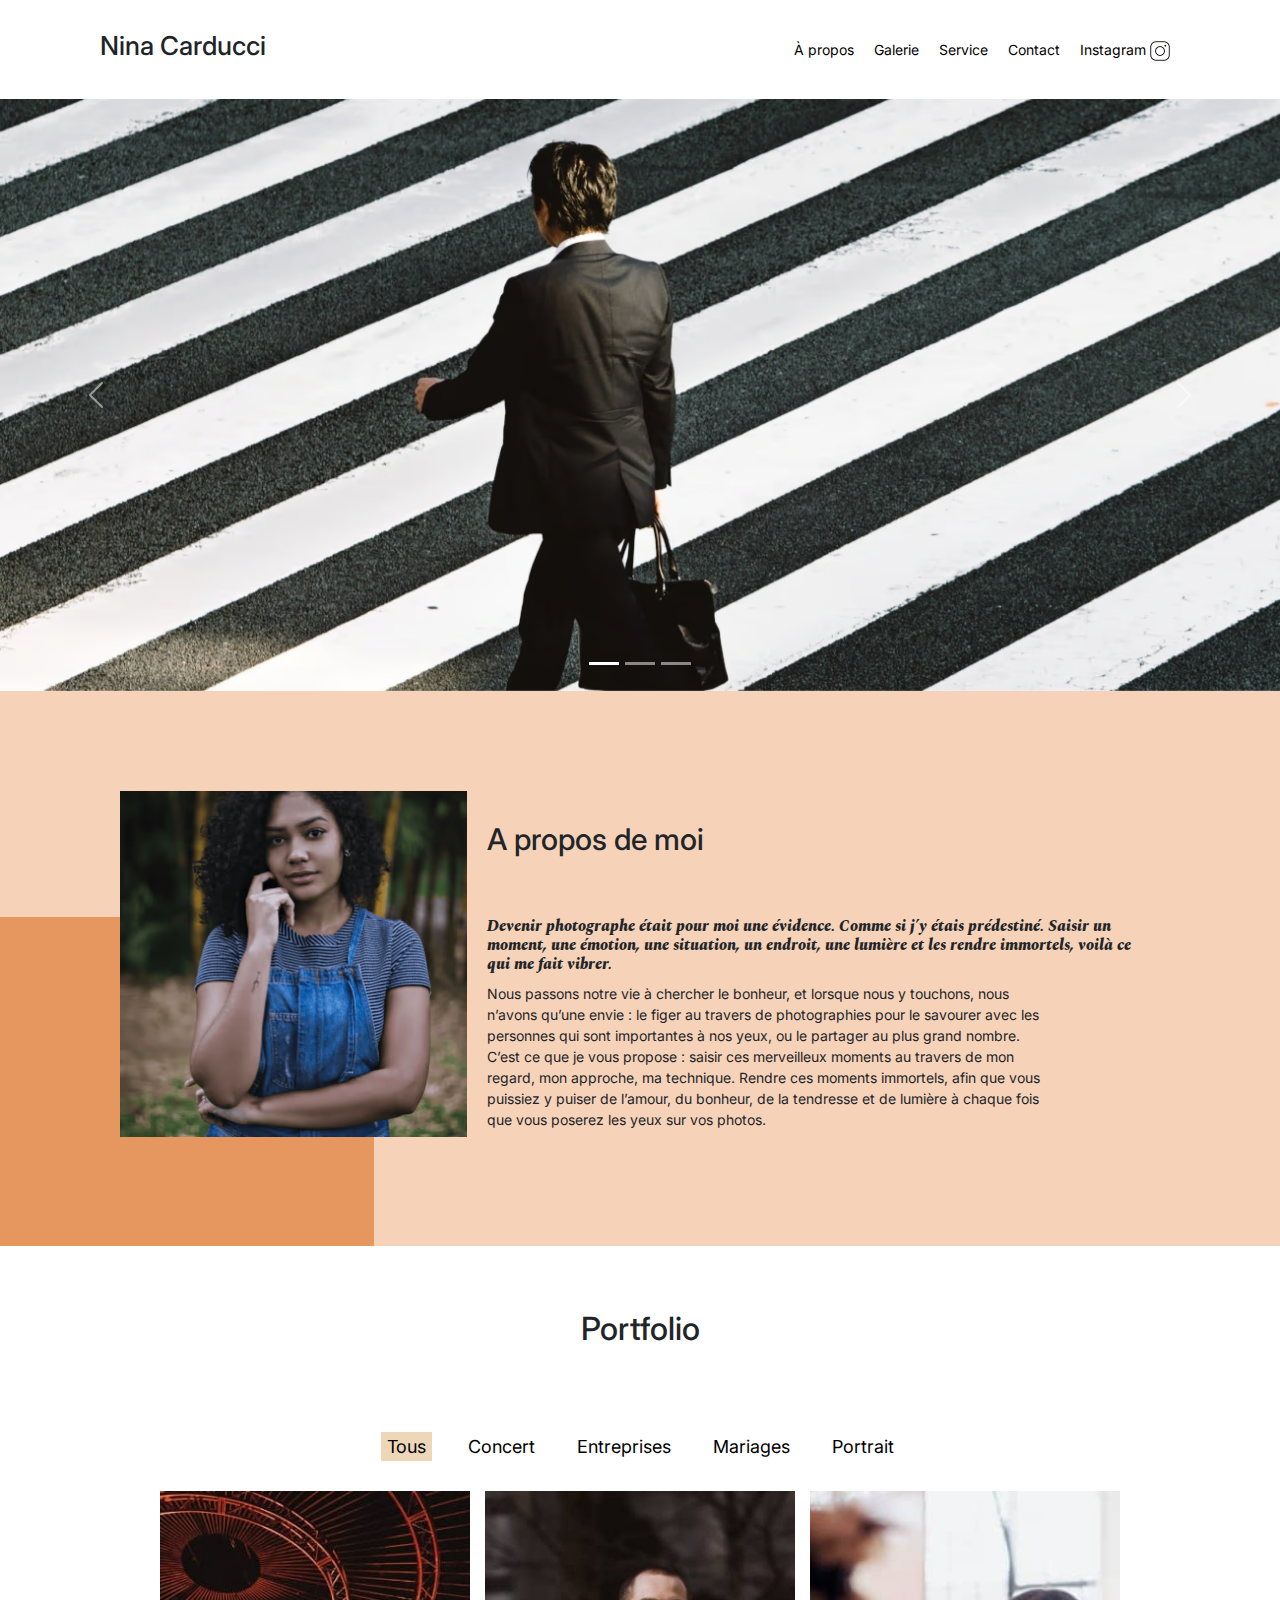
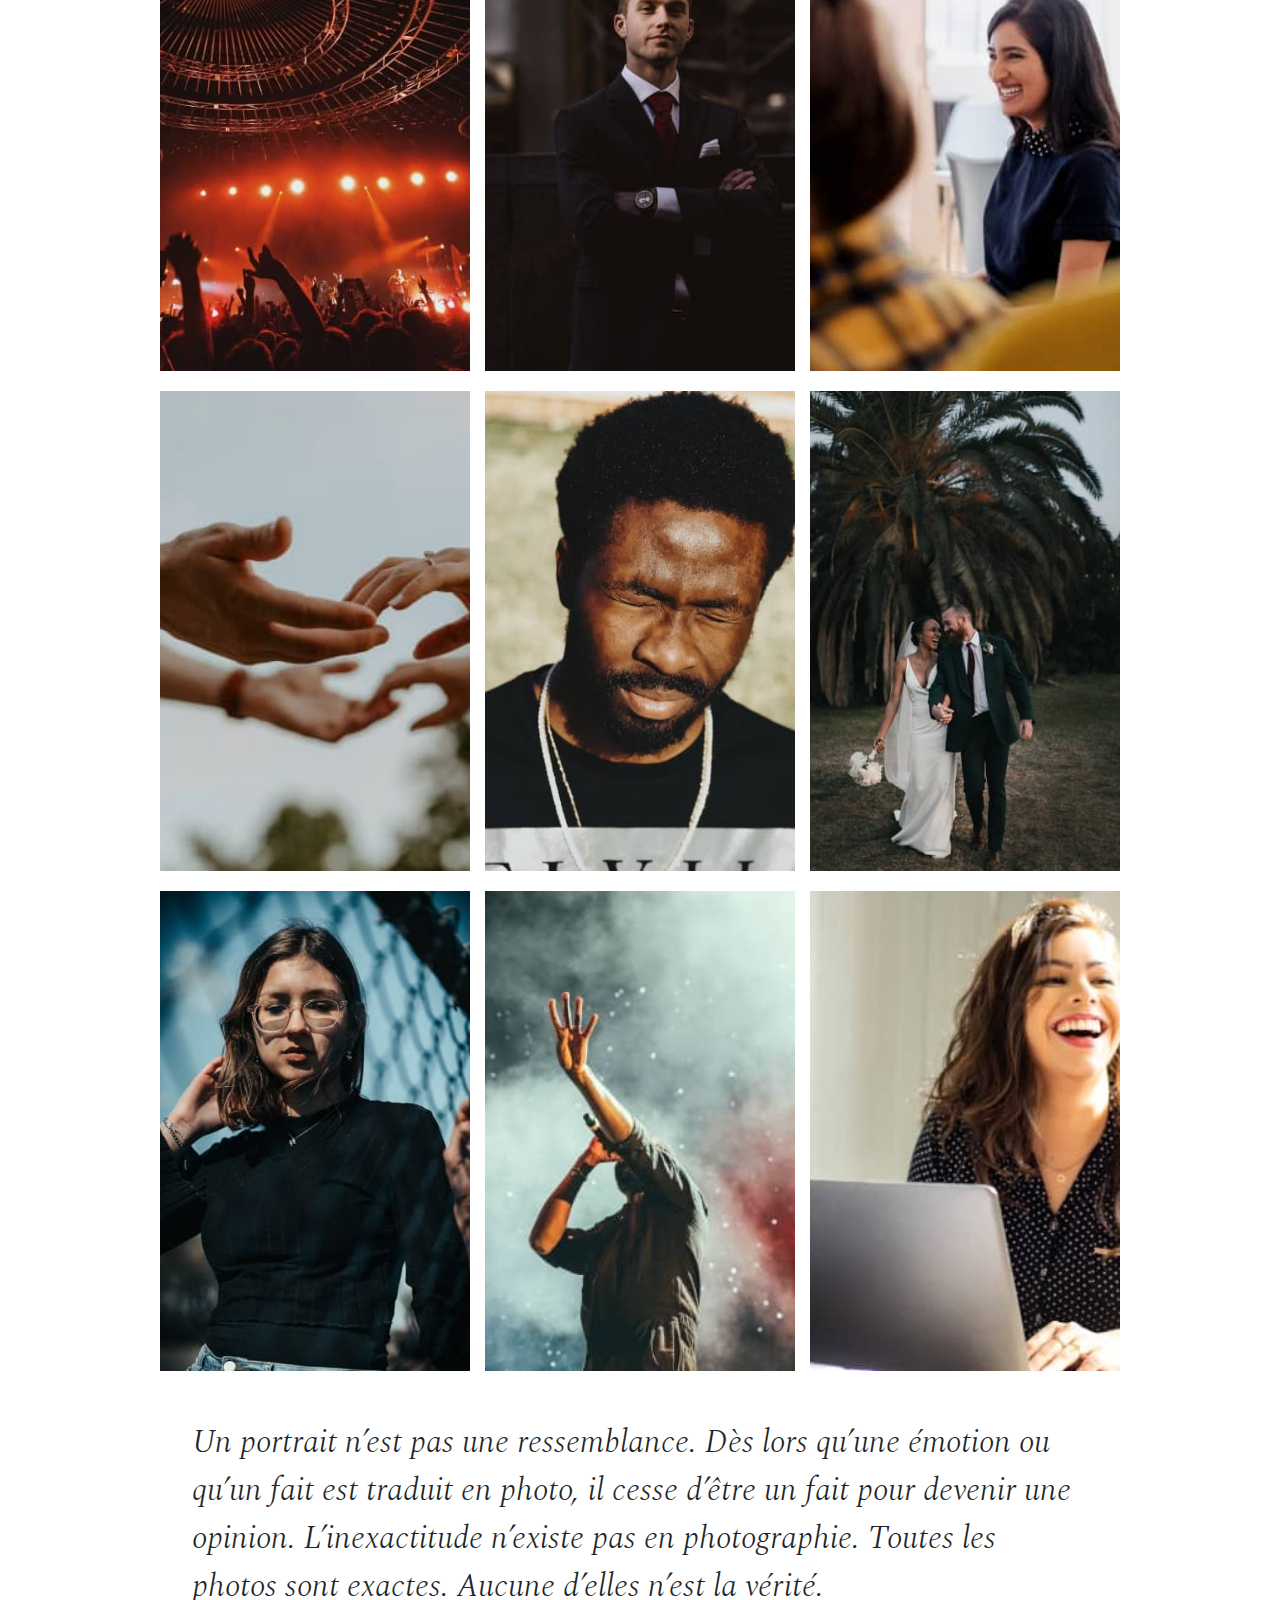
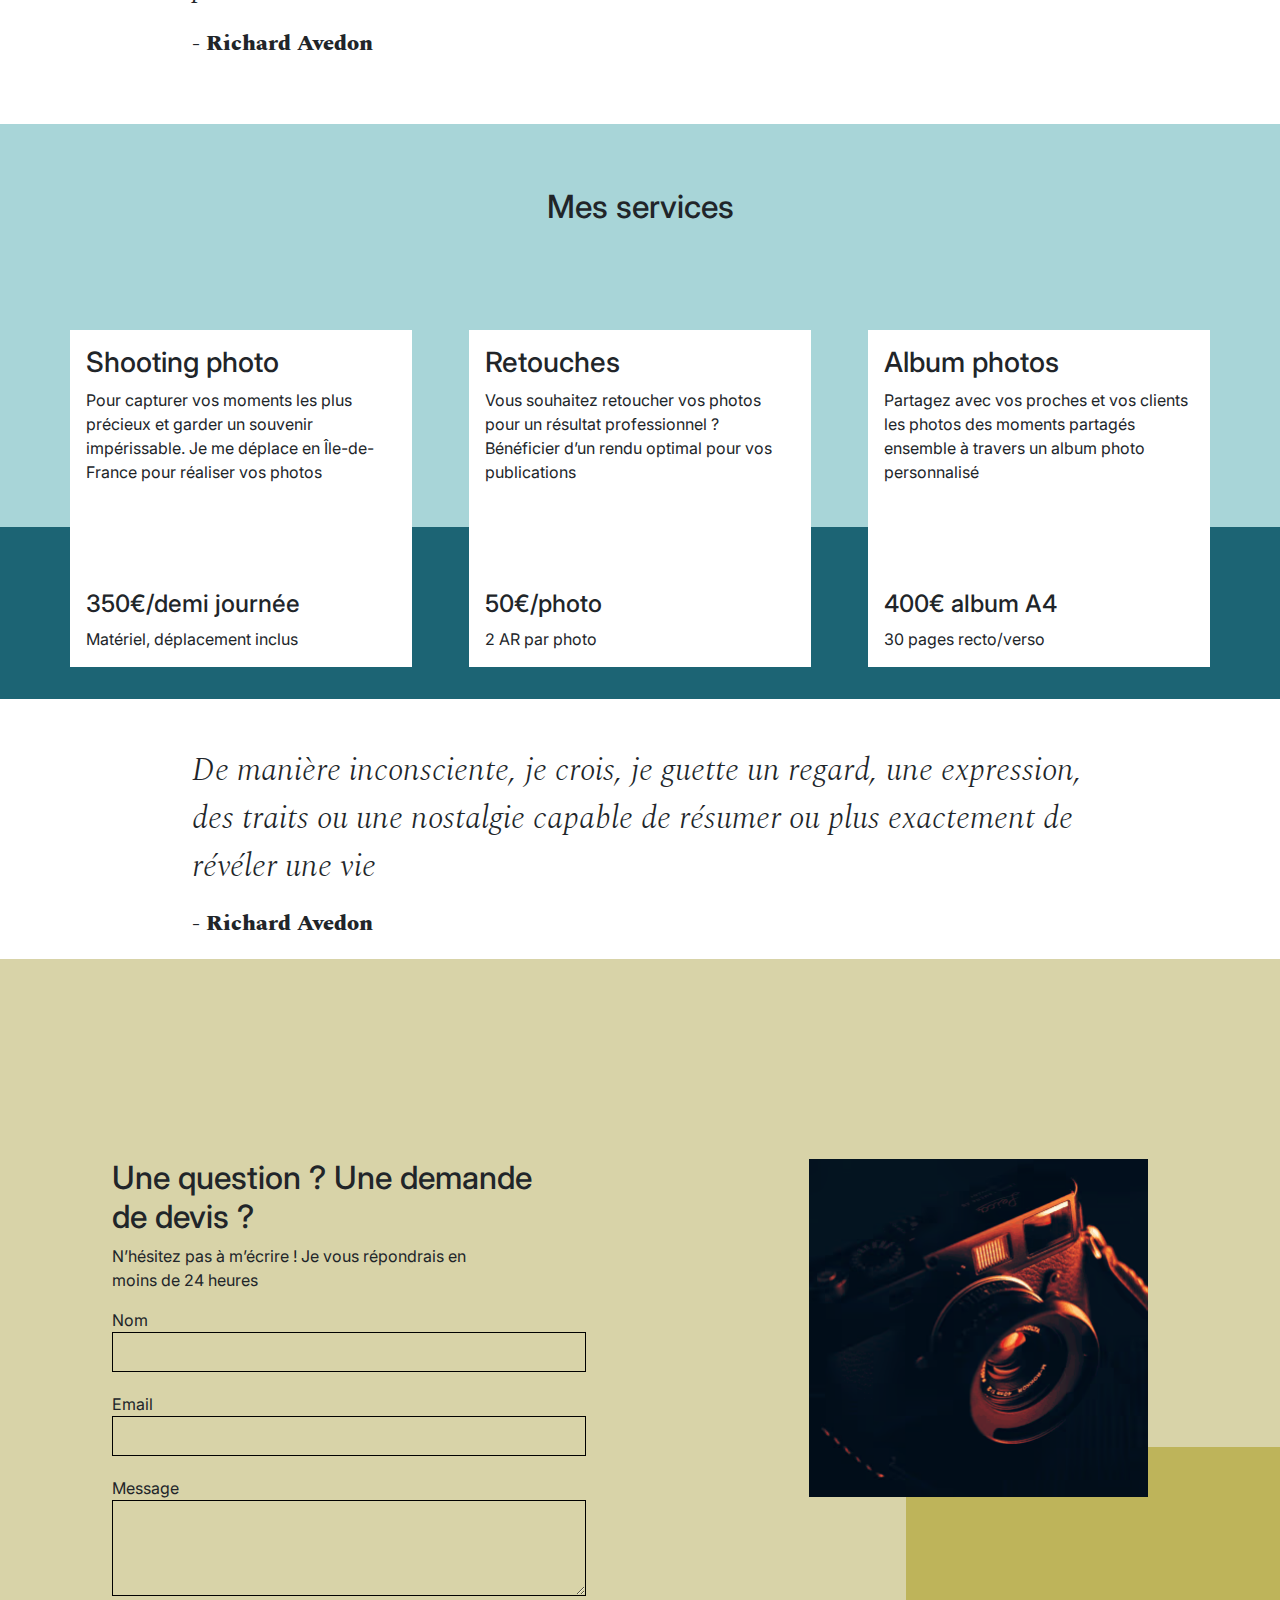
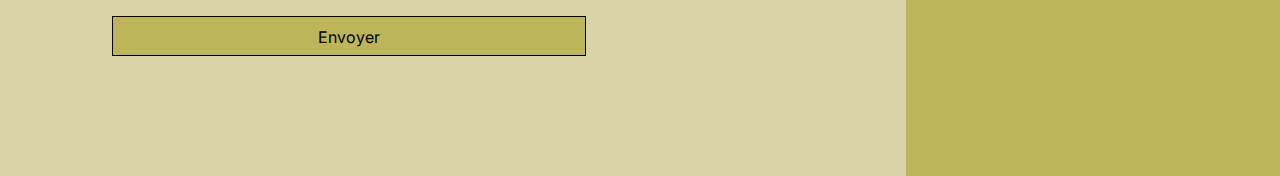
<file: index.html>
<!DOCTYPE html>
<html lang="fr">
<head>
	<meta charset="UTF-8">
	<meta name="viewport" content="width=device-width, initial-scale=1.0">
	<title>Site web de Nina Carducci photographe à Bordeaux</title>
	<meta name="description" content="Bienvenu sur le site web de la photographe Nina Carducci, jeune photographe Bordelaise">
	<meta property="og:site_name" content="Nina Carducci" />
	<meta property="og:type" content="Portfolio" />
	<meta property="og:url" content="https://alexandregauthe.github.io/Projet_5_Nina_Carducci/"/>
	<meta property="og:title" content="Site web de Nina Carducci - Pour de magnifiques photos"/>
	<meta property="og:description" content="Découvrez une photographe Bordelaise de talent !"/>
	<meta property="og:image" content="https://opengraph.b-cdn.net/production/documents/cf79c189-3b8d-4528-8f4e-81be6773cd56.png?token=rsZ98fOM6uV32I9BcUfJpFsiGX0mj-zzcn9-5EklCoc&height=345&width=346&expires=33247041939"/>
	<meta name="twitter:card" content="Presentation Nina Carducci"/>
	<meta name="twitter:title" content="Nina Carducci - Photographe à Bordeaux"/>
	<meta name="twitter:description" content="Voici mon Portfolio, je vous partage à travers celu-ci ma passion pour la photographie"/>
	<meta name="twitter:image" content="https://opengraph.b-cdn.net/production/documents/cf79c189-3b8d-4528-8f4e-81be6773cd56.png?token=rsZ98fOM6uV32I9BcUfJpFsiGX0mj-zzcn9-5EklCoc&height=345&width=346&expires=33247041939"/>
	<meta name="twitter:url" content="https://alexandregauthe.github.io/Projet_5_Nina_Carducci/"/>
	<link rel="stylesheet" href="./assets/bootstrap/bootstrap.css">
	<link rel="stylesheet" href="./assets/style-min.css">
	<link rel="preconnect" href="https://fonts.googleapis.com">
	<link rel="preconnect" href="https://fonts.gstatic.com" crossorigin>
	<link href="https://fonts.googleapis.com/css2?family=Inter&family=Spectral:ital,wght@0,400;1,300;1,400;1,800&display=swap" rel="stylesheet">
	<script src="./assets/bootstrap/bootstrap.bundle.js" defer></script>
	<script src="gallery-min.js" defer type="module"></script>
	<script type="application/ld+json">
        {
          "@context": "https://schema.org",
          "@type": "LocalBusiness",
          "name": "Nina Carducci",
          "image": "https://github.com/AlexandreGauthe/Projet_5_Nina_Carducci/assets/images/nina.png",
          "@id": "",
          "url": "https://alexandregauthe.github.io/Projet_5_Nina_Carducci/",
          "telephone": "05 56 67 78 89",
          "address": {
            "@type": "PostalAddress",
            "streetAddress": " 68 avenue Alsace-Lorraine",
            "addressLocality": "Bordeaux",
            "postalCode": "33200",
			"addressRegion": "Nouvelle Aquitaine",
            "addressCountry": "FR"
          },
          "geo": {
            "@type": "GeoCoordinates",
            "latitude": 48.862725,
            "longitude": 2.287592
          },
          "openingHoursSpecification": {
            "@type": "OpeningHoursSpecification",
            "dayOfWeek": ["Monday", "Tuesday", "Wednesday", "Thursday", "Friday"],
            "opens": "10:00",
            "closes": "19:00"
          }
        }
      </script>
</head>
<body>
<div class="top-header">
	<h1 class="name">Nina Carducci</h1>
	<div class="nav">   
		<ul>
			<li><a href="#about">À propos</a></li>
			<li><a href="#gallery">Galerie</a></li>
			<li><a href="#services">Service</a></li>
			<li><a href="#contact">Contact</a></li>
			<li><a class="social-link" href="https://www.instagram.com/ninacarducci.photo/?hl=fr" target="_blank">Instagram <img src="assets/images/instagram.avif" alt=""></a></li>
		</ul>
	</div>
</div>
<div id="header">
	<div id="carouselExampleIndicators" class="carousel slide" data-bs-ride="carousel">
		<div class="carousel-indicators">
			<button type="button" data-bs-target="#carouselExampleIndicators" data-bs-slide-to="0" class="active" aria-current="true" aria-label="Slide 1"></button>
			<button type="button" data-bs-target="#carouselExampleIndicators" data-bs-slide-to="1" aria-label="Slide 2"></button>
			<button type="button" data-bs-target="#carouselExampleIndicators" data-bs-slide-to="2" aria-label="Slide 3"></button>
		</div>
		<div class="carousel-inner">
			<div class="carousel-item active">
				<img src="./assets/images/slider/ryoji-iwata-wUZjnOv7t0g-unsplash.avif" class="d-block w-100" alt="photo de Ryoji Iwata">
			</div>
			<div class="carousel-item">
				<img src="./assets/images/slider/nicholas-green-nPz8akkUmDI-unsplash.avif" class="d-block w-100" alt="Photo de Nicholas Green">
			</div>
			<div class="carousel-item">
				<img src="./assets/images/slider/edward-cisneros-3_h6-1NPDGw-unsplash.avif" class="d-block w-100" alt="Photo d'Edward Cisneros">
			</div>
		</div>
		<button class="carousel-control-prev" type="button" data-bs-target="#carouselExampleIndicators" data-bs-slide="prev">
			<span class="carousel-control-prev-icon" aria-hidden="true"></span>
			<span class="visually-hidden">Previous</span>
		</button>
		<button class="carousel-control-next" type="button" data-bs-target="#carouselExampleIndicators" data-bs-slide="next">
			<span class="carousel-control-next-icon" aria-hidden="true"></span>
			<span class="visually-hidden">Next</span>
		</button>
	</div>
</div>
<div id="about">
	<div class="picture left">
		<img src="./assets/images/nina.avif" alt="Photo de Nina Carducci">
	</div>
	<div id="about-me">
		<h2 class="about-me__title">A propos de moi</h2>
		<h3 class="about-me__introduction">Devenir photographe était pour moi une évidence. Comme si j’y étais prédestiné. Saisir un moment, une émotion, une situation, un endroit, une lumière et les rendre immortels, voilà ce qui me fait vibrer.</h3>
		<p>Nous passons notre vie à chercher le bonheur, et lorsque nous y touchons, nous n’avons qu’une envie : le figer au travers de photographies pour le savourer avec les personnes qui sont importantes à nos yeux, ou le partager au plus grand nombre.
			C’est ce que je vous propose : saisir ces merveilleux moments au travers de mon regard, mon approche, ma technique. Rendre ces moments immortels, afin que vous puissiez y puiser de l’amour, du bonheur, de la tendresse et de lumière à chaque fois que vous poserez les yeux sur vos photos.</p>
	</div>
</div>
<div id="gallery">
	<h2 class="title">Portfolio</h2>
	<div class="filters-menu">
		<button id="tous" class="target" type="button" aria-label="Afficher toutes les photos">Tous</button>
		<button id="concert" type="button" aria-label="Afficher les photos de concerts">Concert</button>
		<button id="entreprise" type="button" aria-label="Afficher les photos d'entreprises">Entreprises</button>
		<button id="mariage" type="button" aria-label="Afficher les photos de mariages">Mariages</button>
		<button id="portrait" type="button" aria-label="Afficher les photos de portraits">Portrait</button>
	</div>
	<div id="static-thumbnails" class="gallery">
	</div>
	<div class="quote">
		<figure>
			<blockquote>
				<p class="quote__text">Un portrait n’est pas une ressemblance. Dès lors qu’une émotion ou qu’un fait est traduit en photo, il cesse d’être un fait pour devenir une opinion. L’inexactitude n’existe pas en photographie. Toutes les photos sont exactes. Aucune d’elles n’est la vérité.</p>
			</blockquote>
			<figcaption class="quote__author" aria-label="Citation de Richard Avedon">- Richard Avedon</figcaption>
		</figure>
	</div>
</div>
<div id="services">
	<h2 class="title">Mes services</h2>
	<div class="container">
		<div class="service">
			<div class="service__description">
				<h3>Shooting photo</h3>
				<p>Pour capturer vos moments les plus précieux et garder un souvenir impérissable. Je me déplace en Île-de-France pour réaliser vos photos</p>
			</div>
			<div class="service__price">
				<h4>350€/demi journée</h4>
				<span>Matériel, déplacement inclus</span>
			</div>

		</div>
		<div class="service">
			<div class="service__description">
				<h3>Retouches</h3>
				<p>Vous souhaitez retoucher vos photos pour un résultat professionnel ? Bénéficier d’un rendu optimal pour vos publications</p>
			</div>
			<div class="service__price">
				<h4>50€/photo</h4>
				<span>2 AR par photo</span>
			</div>
		</div>
		<div class="service">
			<div class="service__description">
				<h3>Album photos</h3>
				<p>Partagez avec vos proches et vos clients les photos des moments partagés ensemble à travers un album photo personnalisé</p>
			</div>
			<div class="service__price">
				<h4>400€ album A4</h4>
				<span>30 pages recto/verso</span>
			</div>
		</div>
	</div>
</div>
<div class="quote">
	<figure>
		<blockquote>
			<p class="quote__text">De manière inconsciente, je crois, je guette un regard, une expression, des traits ou une nostalgie capable de résumer ou plus exactement de révéler une vie</p>
		</blockquote>
		<figcaption class="quote__author" aria-label="Citation de Richard Avedon">- Richard Avedon</figcaption>
	</figure>
</div>
<div id="contact">
	<div class="container">
		<div class="form-container">
			<h2>Une question ? Une demande de devis ?</h2>
			<p> N’hésitez pas à m’écrire ! Je vous répondrais en moins de 24 heures</p>
			<form action="#" method="post">
				<label for="nom" aria-label="Entrez votre nom">Nom</label>
				<input type="text" name="nom" id="nom"/>
				<label for="email" aria-label="Entrez votre adresse mail">Email</label>
				<input type="email" name="email" id="email"/>
				<label for="message" aria-label="Entrez votre message">Message</label>
				<textarea name="message" id="message" cols="30" rows="10"></textarea>
				<input type="submit" aria-label="Cliquez pour envoyer" value="Envoyer"/>
			</form>
		</div>
		<div class="picture right">
			<img src="./assets/images/camera.avif" alt="Photo d'un appareil Photo">
		</div>
	</div>
</div>
<script src="./fslightbox-basic-3.4.1/fslightbox.js"></script>
</body>
</html>
</file>
<file: assets/style-min.css>
.filters-menu .target,.nav a:hover{background-color:#edd7b8}.about-me__introduction,.quote,.quote__text{font-style:italic;font-family:Spectral}.quote,.quote__author,.quote__text{font-family:Spectral}.filters-menu button,.service,.top-header{background-color:#fff}#about,#contact{position:relative;padding-inline:100px;padding-block:100px}.picture.left::before,.picture.right::before{content:' ';width:374px;height:329px;position:absolute;bottom:0;z-index:-1}#about,#contact .container,.filters-menu,.nav ul,.service,.top-header,form{display:flex}form input,form textarea{background-color:transparent;border:1px solid;margin-bottom:20px}#coordonnees h2,form input,form textarea{margin-bottom:20px}body{max-width:1920px;margin:auto}*{font-family:Inter;font-style:normal}.top-header{position:sticky;top:0;z-index:1000;justify-content:space-between;padding-inline:100px;padding-block:30px;align-items:center}.top-header .name{font-size:26px}.nav ul{list-style-type:none;font-size:14px;margin-bottom:0}.nav li{padding-inline:10px}.nav a{text-decoration:none;color:#000}.social-link img{width:20px}#about{background-color:#f6d2b8}.about-me__introduction{font-size:16px;min-width:670px;font-weight:800;width:60%}.picture.left::before{background-color:#e5975f;left:0}.picture{flex:1;margin:0 20px;z-index:0}.picture img{width:100%}#about-me,.form-container{flex:2}.about-me__title{margin-top:1em;margin-bottom:60px;font-size:30px}#about-me p{width:80%;font-size:14px}.title{text-align:center;padding-block:2em}.filters-menu{width:100%;justify-content:center;gap:30px;margin-top:20px}.filters-menu button{border:none;font-size:18px}.filters-menu .target{color:#000}#static-thumbnails{margin:30px auto auto;width:75%;display:grid;grid-template-columns:1fr 1fr 1fr;grid-column-gap:15px;grid-row-gap:20px}#static-thumbnails img{width:100%;height:480px;object-fit:cover}.quote{width:70%;margin:auto;padding-block:3em}.quote__text{font-weight:300;font-size:32px}.quote__author{font-weight:800;font-size:22px}#services{margin:auto;background-color:#a8d5d8;position:relative}#services .container::before{content:' ';background-color:#1c6474;position:absolute;width:100%;height:30%;bottom:0;left:0;z-index:0}#services .container{justify-content:space-between;display:flex;padding:2em 0}.service{max-width:390px;width:30%;height:337px;padding:1em;flex-direction:column;justify-content:space-between;z-index:1}#contact{margin:-45px auto auto;background-color:#d8d3a8}#coordonnees{text-align:center;margin-bottom:0}#coordonnees li{list-style-type:none;line-height:25px}#contact .container{margin-top:100px}.picture.right::before{background-color:#beb45a;right:0}.form-container h2{margin-right:228px}.form-container p{margin-right:312px}form{flex-direction:column;width:70%;align-items:flex-start}form input{width:100%;height:2.5em}form textarea{width:100%;height:5em;line-height:2.5em;font-size:1.2em}input[type=submit]{background-color:#beb45a;padding:.5em 1em}@media all and (max-width:1180px){.picture{flex:2}#about,#contact .container{align-items:center}.about-me__title{margin-top:0;margin-bottom:1em}#about-me h6,#about-me p{width:100%}}@media all and (max-width:1000px){.picture.left::before,.picture.right::before{height:30%;position:absolute;z-index:-1;width:100%}#about,#contact .container,#services .container{flex-direction:column}.picture{width:50%}.picture.left::before{bottom:auto;top:0;left:0}.about-me__title{text-align:center;margin-top:1em}.service{width:100%;max-width:100%;height:auto;margin:2em 0}.service__description{margin-bottom:1em}#services .container::before{width:30%;height:100%;bottom:0;right:0;left:auto;z-index:0}#contact .picture.right{margin-top:1em}.picture.right::before{bottom:0;right:0}}@media all and (max-width:650px){.top-header{flex-direction:column;padding-inline:0}.top-header .nav,.top-header .nav ul{width:100%;padding:0}.top-header .nav li{flex:1;padding-block:1em;text-align:center}.picture.left::before,.picture.right::before{height:150px}#services .container{align-items:center}.service{max-width:90%}#about,#contact{padding-inline:2em;padding-block:2em}form{width:100%}.picture{width:80%}}
</file>
